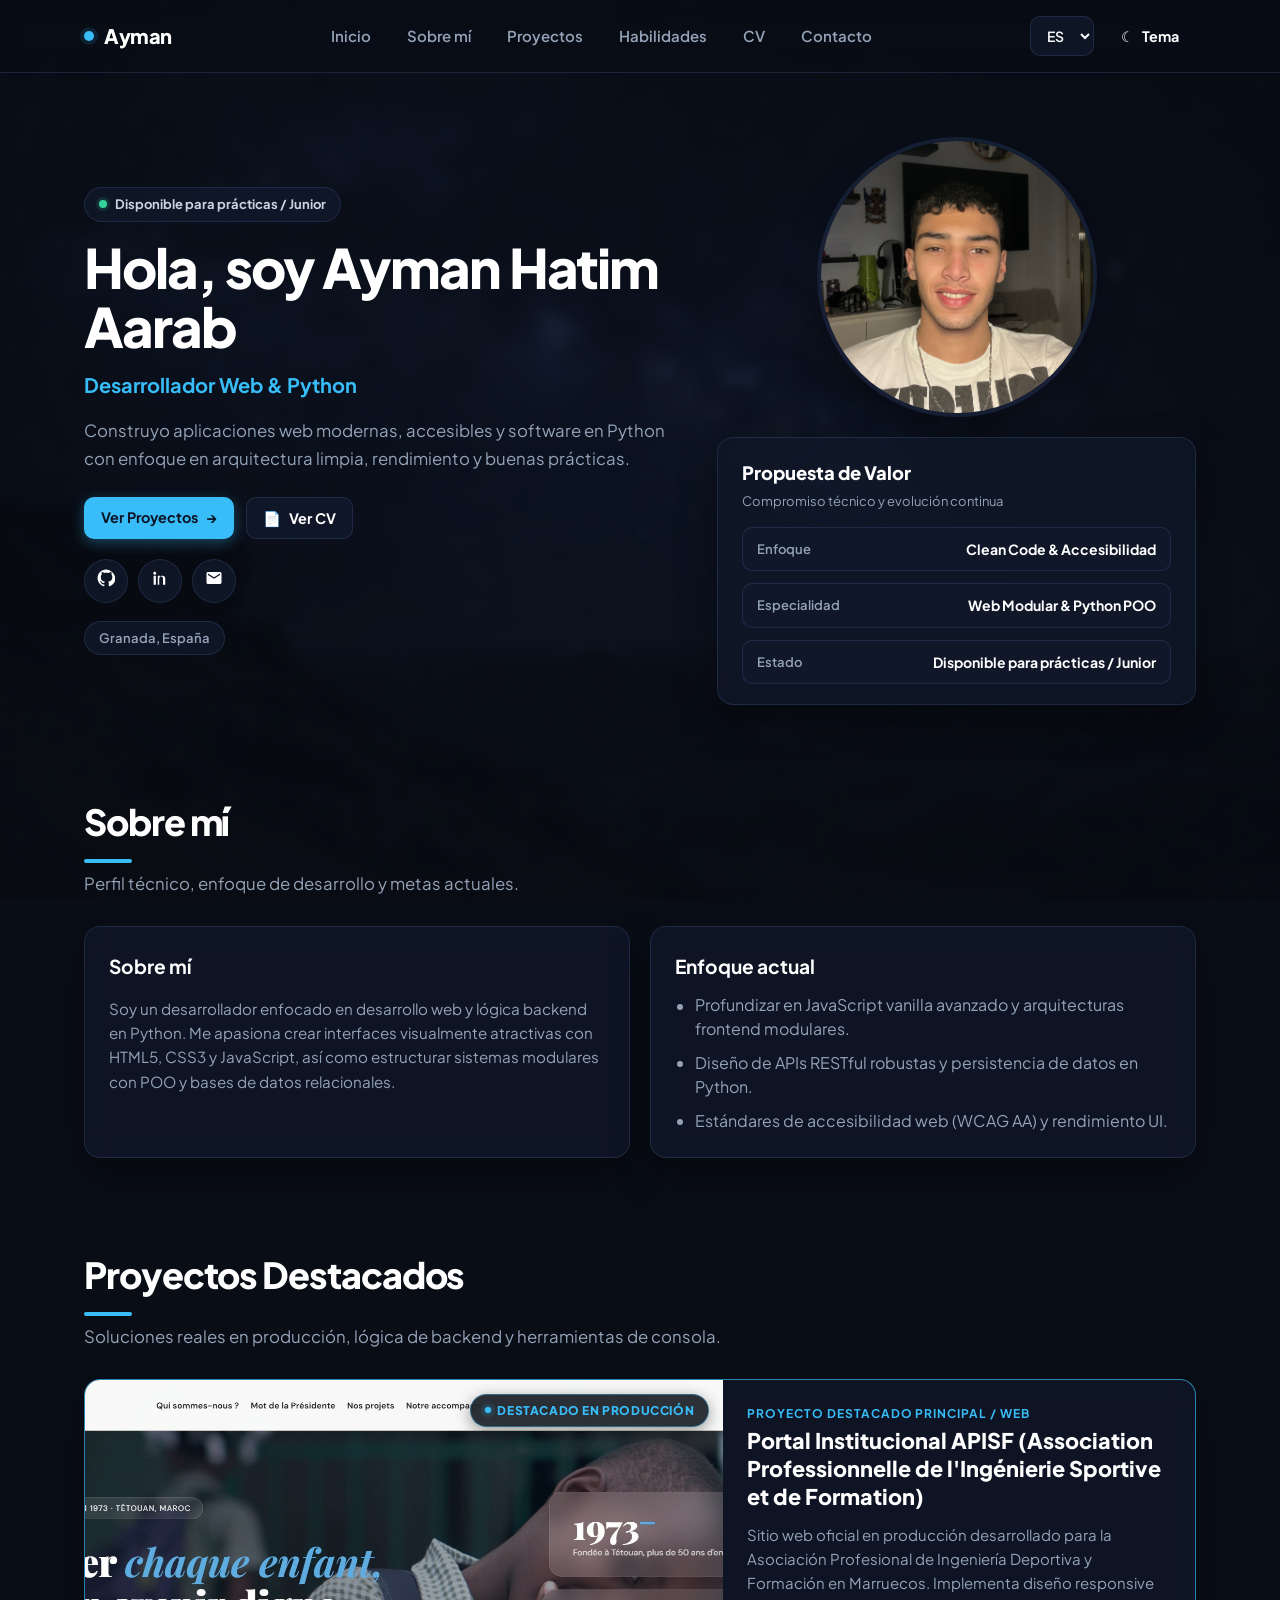
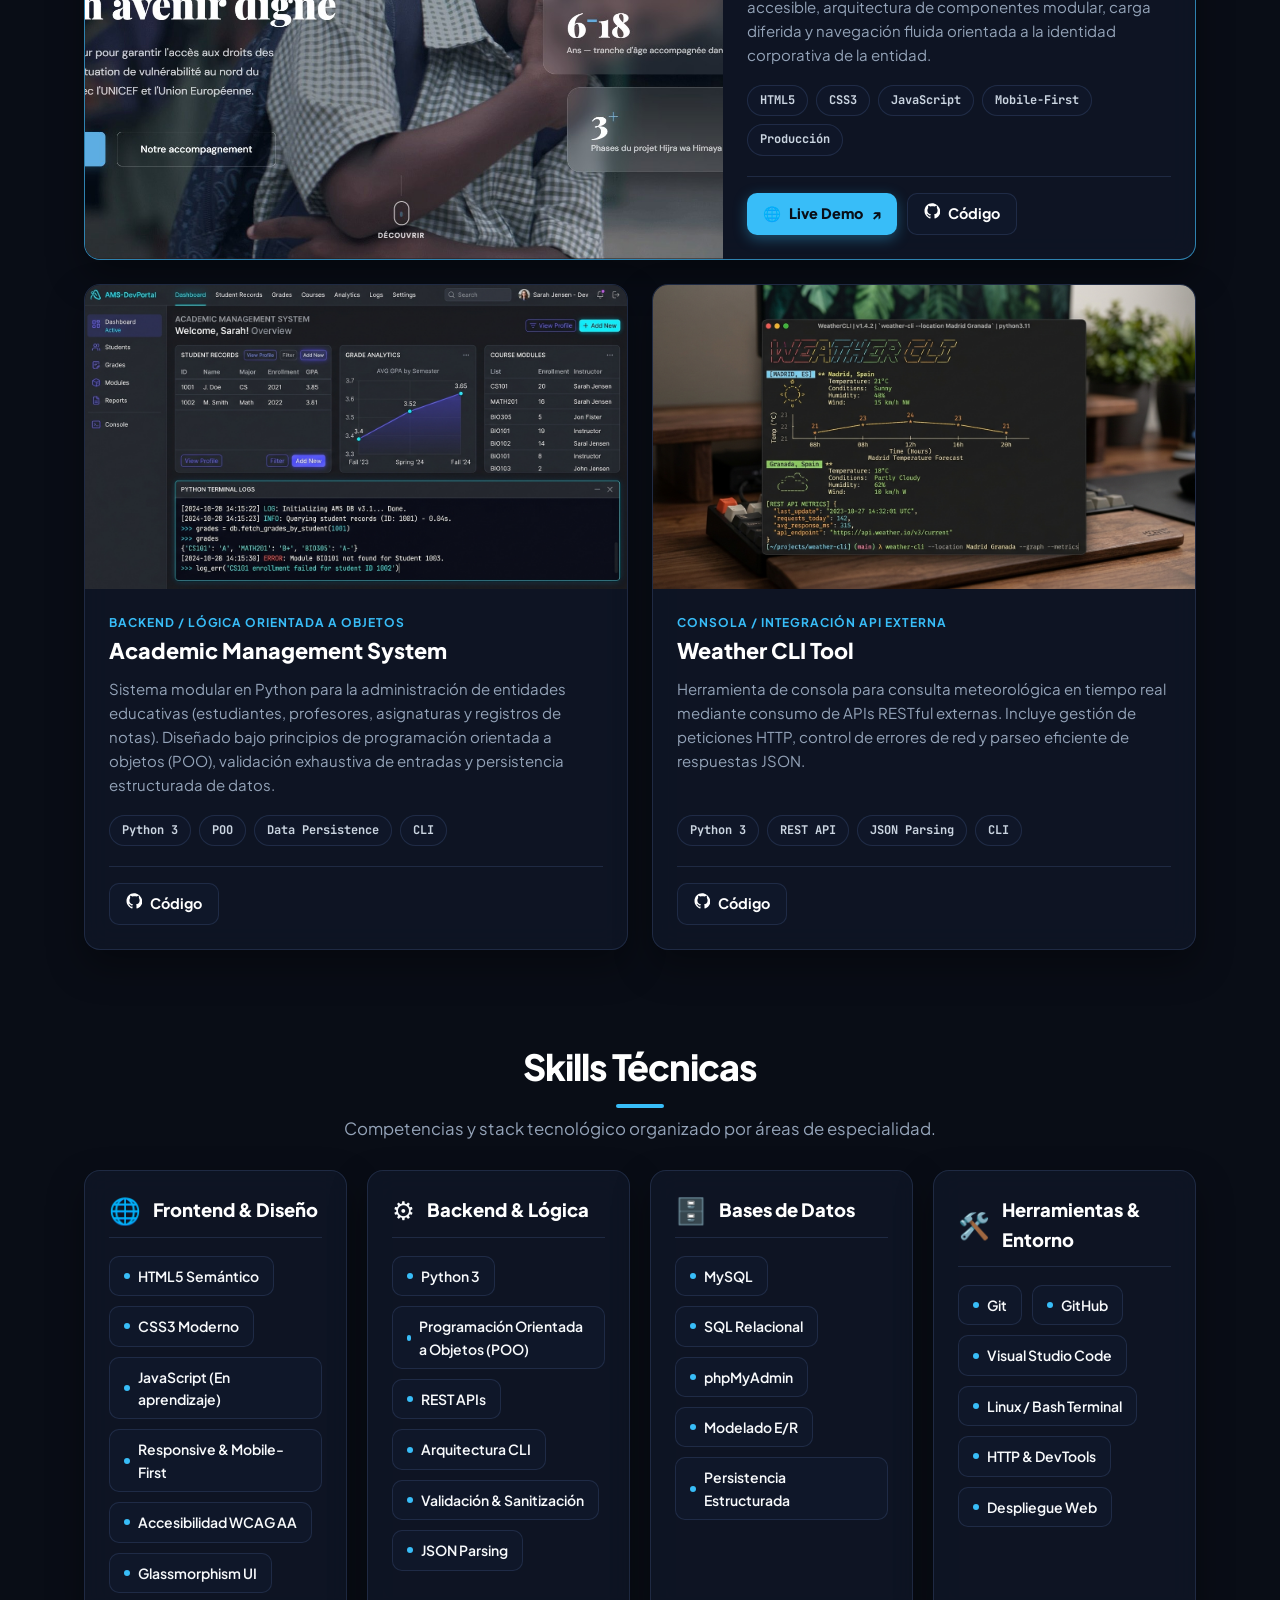
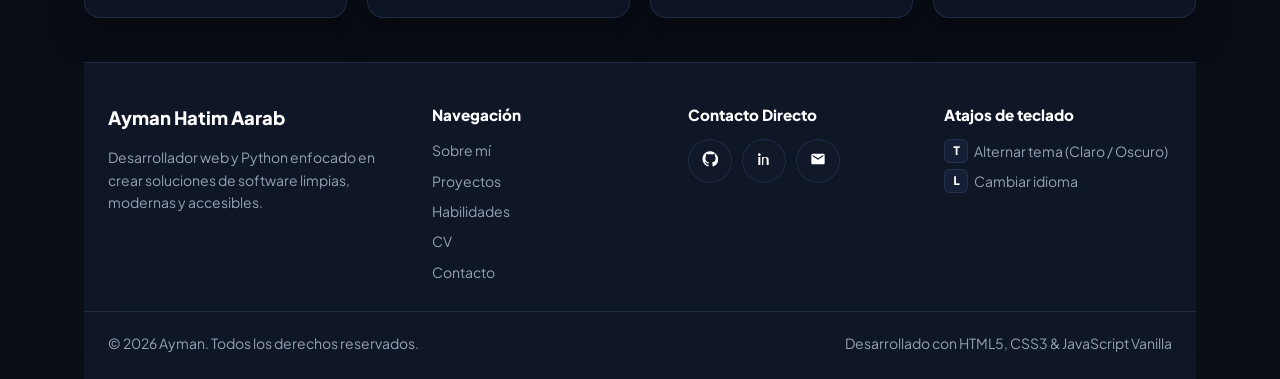
<file: index.html>
<!doctype html>
<html lang="es" data-theme="dark">
<head>
  <meta charset="utf-8" />
  <meta name="viewport" content="width=device-width, initial-scale=1" />
  <link rel="icon" href="assets/img/meico.ico" type="image/x-icon">
  <title>Ayman Hatim Aarab — Desarrollador Web & Python</title>
  <meta name="description" content="Portfolio profesional de Ayman Hatim Aarab: proyectos en producción, aplicaciones Python, arquitectura web limpia y diseño accesible." />
  
  <!-- Preconnect and fonts for refined typography -->
  <link rel="preconnect" href="https://fonts.googleapis.com">
  <link rel="preconnect" href="https://fonts.gstatic.com" crossorigin>
  <link href="https://fonts.googleapis.com/css2?family=Plus+Jakarta+Sans:wght@400;500;600;700;800&family=JetBrains+Mono:wght@400;500;700&display=swap" rel="stylesheet">
  
  <link rel="stylesheet" href="css/style.css" />
</head>

<body id="top">
  <!-- Skip to main content link for WCAG AA accessibility -->
  <a href="#main-content" class="skip-link">Saltar al contenido principal</a>

  <!-- Header -->
  <header class="header" role="banner">
    <div class="container header__inner">
      <a class="brand" href="index.html" aria-label="Ayman Hatim Aarab — Inicio">
        <span class="dot" aria-hidden="true"></span>
        <span class="brand__text" data-i18n="brand.name">Ayman</span>
      </a>

      <!-- Desktop nav -->
      <nav class="nav" aria-label="Navegación principal">
        <a href="#home" data-i18n="nav.home">Inicio</a>
        <a href="#about" data-i18n="nav.about">Sobre mí</a>
        <a href="#projects" data-i18n="nav.projects">Proyectos</a>
        <a href="#skills" data-i18n="nav.skills">Habilidades</a>
        <a href="cv.html" data-i18n="nav.resume">CV</a>
        <a href="contact.html" data-i18n="nav.contact">Contacto</a>
      </nav>

      <div class="controls">
        <label for="langSelect" class="sr-only">Seleccionar idioma</label>
        <select id="langSelect" class="select" aria-label="Seleccionar idioma">
          <option value="es">ES</option>
          <option value="en">EN</option>
          <option value="fr">FR</option>
        </select>

        <button id="themeToggle" class="btn btn--ghost theme-btn" type="button" aria-label="Alternar tema claro y oscuro">
          <span class="icon" aria-hidden="true">☾</span>
          <span class="hide-sm" data-i18n="ui.theme">Tema</span>
        </button>

        <!-- Mobile menu button -->
        <button id="menuToggle" class="btn btn--ghost menu" type="button" aria-label="Abrir menú de navegación" aria-expanded="false" aria-controls="mobileNav">☰</button>
      </div>
    </div>

    <!-- Mobile drawer -->
    <div id="navBackdrop" class="backdrop" hidden></div>
    <aside id="mobileNav" class="mobile-nav" hidden aria-label="Menú móvil">
      <div class="mobile-nav__top">
        <span class="mobile-nav__title" data-i18n="nav.menu">Menú</span>
        <button id="menuClose" class="btn btn--ghost" type="button" aria-label="Cerrar menú">✕</button>
      </div>
      <nav class="mobile-nav__links">
        <a href="#home" data-i18n="nav.home">Inicio</a>
        <a href="#about" data-i18n="nav.about">Sobre mí</a>
        <a href="#projects" data-i18n="nav.projects">Proyectos</a>
        <a href="#skills" data-i18n="nav.skills">Habilidades</a>
        <a href="cv.html" data-i18n="nav.resume">CV</a>
        <a href="contact.html" data-i18n="nav.contact">Contacto</a>
      </nav>
    </aside>
  </header>

  <main id="main-content" class="container">
    <!-- HERO SECTION -->
    <section class="hero" id="home" aria-labelledby="hero-title">
      <div class="hero__text">
        <div class="hero__status-badge">
          <span class="status-pulse" aria-hidden="true"></span>
          <span data-i18n="hero.status">Disponible para prácticas / Junior</span>
        </div>

        <h1 id="hero-title" class="title" data-i18n="hero.title">Hola, soy Ayman Hatim Aarab</h1>

        <p class="subline">
          <span class="role" data-i18n="hero.role">Desarrollador Web & Python</span>
        </p>

        <p class="lead" data-i18n="hero.lead">
          Construyo aplicaciones web modernas, accesibles y software en Python con enfoque en arquitectura limpia, rendimiento y buenas prácticas.
        </p>

        <div class="cta">
          <a class="btn btn--primary" href="#projects">
            <span data-i18n="hero.ctaWork">Ver Proyectos</span>
            <span class="arrow" aria-hidden="true">→</span>
          </a>
          <a class="btn btn--glass" id="btnResume" href="cv.html">
            <span class="ic" aria-hidden="true">📄</span>
            <span data-i18n="hero.ctaResume">Ver CV</span>
          </a>
        </div>

        <!-- Social icons row (GitHub, LinkedIn, Email) — Phone removed for privacy & spam protection -->
        <div class="social" aria-label="Canales de contacto y redes">
          <a class="iconbtn" id="btnGithub" target="_blank" rel="noopener noreferrer" aria-label="Visitar perfil de GitHub de Ayman">
            <span class="iconbtn__ic" aria-hidden="true">
              <svg viewBox="0 0 24 24" width="18" height="18" fill="currentColor">
                <path d="M12 .5C5.73.5.75 5.6.75 12c0 5.18 3.44 9.57 8.2 11.12.6.12.82-.27.82-.6 0-.3-.01-1.1-.02-2.16-3.34.75-4.04-1.65-4.04-1.65-.55-1.43-1.35-1.81-1.35-1.81-1.1-.78.08-.77.08-.77 1.22.09 1.86 1.29 1.86 1.29 1.08 1.9 2.83 1.35 3.52 1.03.11-.8.42-1.35.76-1.66-2.66-.31-5.46-1.36-5.46-6.07 0-1.34.46-2.44 1.22-3.3-.12-.31-.53-1.57.12-3.26 0 0 1-.33 3.3 1.26.96-.27 1.98-.41 3-.42 1.02.01 2.04.15 3 .42 2.3-1.59 3.3-1.26 3.3-1.26.65 1.69.24 2.95.12 3.26.76.86 1.22 1.96 1.22 3.3 0 4.72-2.8 5.76-5.47 6.07.43.38.81 1.14.81 2.29 0 1.65-.02 2.98-.02 3.39 0 .33.22.73.83.6 4.75-1.55 8.19-5.94 8.19-11.12C23.25 5.6 18.27.5 12 .5Z"/>
              </svg>
            </span>
          </a>

          <a class="iconbtn" id="btnLinkedin" target="_blank" rel="noopener noreferrer" aria-label="Visitar perfil de LinkedIn de Mohamed Aymane Hatim Aarab">
            <span class="iconbtn__ic" aria-hidden="true">
              <svg viewBox="0 0 24 24" width="18" height="18" fill="currentColor">
                <path d="M4.98 3.5C3.88 3.5 3 4.4 3 5.5S3.88 7.5 4.98 7.5 7 6.6 7 5.5 6.08 3.5 4.98 3.5ZM3.5 21h3V9h-3v12ZM9 9h2.88v1.64h.04c.4-.76 1.38-1.56 2.84-1.56C17.86 9 19 10.36 19 13.2V21h-3v-7c0-1.68-.03-3.84-2.34-3.84-2.34 0-2.7 1.83-2.7 3.72V21H9V9Z"/>
              </svg>
            </span>
          </a>

          <a class="iconbtn" id="btnEmail" aria-label="Enviar correo electrónico a Ayman">
            <span class="iconbtn__ic" aria-hidden="true">
              <svg viewBox="0 0 24 24" width="18" height="18" fill="currentColor">
                <path d="M20 4H4c-1.1 0-2 .9-2 2v12c0 1.1.9 2 2 2h16c1.1 0 2-.9 2-2V6c0-1.1-.9-2-2-2Zm0 4-8 5L4 8V6l8 5 8-5v2Z"/>
              </svg>
            </span>
          </a>
        </div>

        <div class="meta">
          <span class="pill" data-i18n="hero.location">Granada, España</span>
        </div>
      </div>

      <!-- Hero side: High visual value card without redundant text -->
      <div class="hero__side">
        <div class="hero__photo-wrapper">
          <div class="hero__photo" aria-label="Foto de perfil de Ayman Hatim Aarab">
            <img src="assets/img/me.jpg" alt="Retrato profesional de Ayman Hatim Aarab" width="360" height="360" loading="eager" />
          </div>
        </div>

        <div class="card hero__card">
          <div class="hero__card-header">
            <h2 class="card__title" data-i18n="hero.cardTitle">Propuesta de Valor</h2>
            <span class="hero__card-subtitle" data-i18n="hero.cardSubtitle">Compromiso técnico y evolución continua</span>
          </div>
          <div class="hero__stats-grid" id="heroStatsList">
            <!-- Dynamic stats rendered via app.js -->
          </div>
        </div>
      </div>
    </section>

    <!-- ABOUT SECTION -->
    <section class="section" id="about" aria-labelledby="about-title">
      <div class="section__head">
        <h2 id="about-title" class="section__title" data-i18n="about.title">Sobre mí</h2>
        <p class="muted section__subtitle" data-i18n="about.subtitle">Perfil técnico, enfoque de desarrollo y metas actuales.</p>
      </div>

      <div class="grid-2">
        <div class="card glass-card">
          <h3 class="h3" data-i18n="about.title">Sobre mí</h3>
          <p class="muted" data-i18n="about.body">
            Soy un desarrollador enfocado en desarrollo web y lógica backend en Python. Me apasiona crear interfaces visualmente atractivas con HTML5, CSS3 y JavaScript, así como estructurar sistemas modulares con POO y bases de datos relacionales.
          </p>
        </div>

        <div class="card glass-card">
          <h3 class="h3" data-i18n="about.nowTitle">Enfoque actual</h3>
          <ul class="bullets" id="nowList">
            <li data-i18n="about.now1">Profundizar en JavaScript vanilla avanzado y arquitecturas frontend modulares.</li>
            <li data-i18n="about.now2">Diseño de APIs RESTful robustas y persistencia de datos en Python.</li>
            <li data-i18n="about.now3">Estándares de accesibilidad web (WCAG AA) y rendimiento UI.</li>
          </ul>
        </div>
      </div>
    </section>

    <!-- PROJECTS SECTION -->
    <section class="section" id="projects" aria-labelledby="projects-title">
      <div class="section__head">
        <h2 id="projects-title" class="section__title" data-i18n="projects.title">Proyectos Destacados</h2>
        <p class="muted section__subtitle" data-i18n="projects.subtitle">Soluciones reales en producción, lógica de backend y herramientas de consola.</p>
      </div>

      <!-- Rendered dynamically by app.js with rich previews, badges, and action buttons -->
      <div class="projects-grid" id="projectsGrid"></div>
    </section>

    <!-- SKILLS SECTION: Simultaneous semantic blocks (Frontend, Backend, Databases, Tools) -->
    <section class="section" id="skills" aria-labelledby="skills-title">
      <div class="section__head section__head--center">
        <h2 id="skills-title" class="section__title" data-i18n="skills.title">Skills Técnicas</h2>
        <p class="muted section__subtitle" data-i18n="skills.subtitle">Competencias y stack tecnológico organizado por áreas de especialidad.</p>
      </div>

      <!-- Dynamic Simultaneous Grid without sparse tabs -->
      <div class="skills-grid" id="skillsGrid"></div>
    </section>

    <!-- FOOTER -->
    <footer class="footer2" role="contentinfo">
      <div class="container footer2__grid">
        <div class="footer2__col">
          <div class="footer2__brand" data-i18n="brand.fullname">Ayman Hatim Aarab</div>
          <p class="footer2__muted" data-i18n="footer.bio">
            Desarrollador web y Python enfocado en crear soluciones de software limpias, modernas y accesibles.
          </p>
        </div>

        <div class="footer2__col">
          <div class="footer2__title" data-i18n="footer.quick">Navegación</div>
          <div class="footer2__links">
            <a href="#about" data-i18n="nav.about">Sobre mí</a>
            <a href="#projects" data-i18n="nav.projects">Proyectos</a>
            <a href="#skills" data-i18n="nav.skills">Habilidades</a>
            <a href="cv.html" data-i18n="nav.resume">CV</a>
            <a href="contact.html" data-i18n="nav.contact">Contacto</a>
          </div>
        </div>

        <div class="footer2__col">
          <div class="footer2__title" data-i18n="footer.connect">Contacto Directo</div>
          <div class="footer2__icons">
            <a class="iconbtn" id="footerGithub" target="_blank" rel="noopener noreferrer" aria-label="GitHub">
              <span class="iconbtn__ic" aria-hidden="true">
                <svg viewBox="0 0 24 24" width="16" height="16" fill="currentColor">
                  <path d="M12 .5C5.73.5.75 5.6.75 12c0 5.18 3.44 9.57 8.2 11.12.6.12.82-.27.82-.6 0-.3-.01-1.1-.02-2.16-3.34.75-4.04-1.65-4.04-1.65-.55-1.43-1.35-1.81-1.35-1.81-1.1-.78.08-.77.08-.77 1.22.09 1.86 1.29 1.86 1.29 1.08 1.9 2.83 1.35 3.52 1.03.11-.8.42-1.35.76-1.66-2.66-.31-5.46-1.36-5.46-6.07 0-1.34.46-2.44 1.22-3.3-.12-.31-.53-1.57.12-3.26 0 0 1-.33 3.3 1.26.96-.27 1.98-.41 3-.42 1.02.01 2.04.15 3 .42 2.3-1.59 3.3-1.26 3.3-1.26.65 1.69.24 2.95.12 3.26.76.86 1.22 1.96 1.22 3.3 0 4.72-2.8 5.76-5.47 6.07.43.38.81 1.14.81 2.29 0 1.65-.02 2.98-.02 3.39 0 .33.22.73.83.6 4.75-1.55 8.19-5.94 8.19-11.12C23.25 5.6 18.27.5 12 .5Z"/>
                </svg>
              </span>
            </a>
            <a class="iconbtn" id="footerLinkedin" target="_blank" rel="noopener noreferrer" aria-label="LinkedIn">
              <span class="iconbtn__ic" aria-hidden="true">
                <svg viewBox="0 0 24 24" width="16" height="16" fill="currentColor">
                  <path d="M4.98 3.5C3.88 3.5 3 4.4 3 5.5S3.88 7.5 4.98 7.5 7 6.6 7 5.5 6.08 3.5 4.98 3.5ZM3.5 21h3V9h-3v12ZM9 9h2.88v1.64h.04c.4-.76 1.38-1.56 2.84-1.56C17.86 9 19 10.36 19 13.2V21h-3v-7c0-1.68-.03-3.84-2.34-3.84-2.34 0-2.7 1.83-2.7 3.72V21H9V9Z"/>
                </svg>
              </span>
            </a>
            <a class="iconbtn" id="footerEmail" aria-label="Correo electrónico">
              <span class="iconbtn__ic" aria-hidden="true">
                <svg viewBox="0 0 24 24" width="16" height="16" fill="currentColor">
                  <path d="M20 4H4c-1.1 0-2 .9-2 2v12c0 1.1.9 2 2 2h16c1.1 0 2-.9 2-2V6c0-1.1-.9-2-2-2Zm0 4-8 5L4 8V6l8 5 8-5v2Z"/>
                </svg>
              </span>
            </a>
          </div>
        </div>

        <div class="footer2__col">
          <div class="footer2__title" data-i18n="footer.shortcuts">Atajos</div>
          <div class="footer2__muted">
            <div class="shortcut-item"><span class="kbd">T</span> <span data-i18n="footer.shortTheme">Alternar tema</span></div>
            <div class="shortcut-item"><span class="kbd">L</span> <span data-i18n="footer.shortLang">Cambiar idioma</span></div>
          </div>
        </div>
      </div>

      <div class="container footer2__bottom">
        <span class="footer2__muted">© <span id="year"></span> <span data-i18n="brand.name">Ayman</span>. Todos los derechos reservados.</span>
        <span class="footer2__muted" data-i18n="footer.built">Desarrollado con HTML5, CSS3 & JavaScript Vanilla</span>
      </div>
    </footer>

    <!-- Scroll to top button -->
    <button id="toTop" class="totop" type="button" aria-label="Volver arriba">↑</button>
  </main>

  <script src="js/content.js"></script>
  <script src="js/app.js"></script>
</body>
</html>
</file>
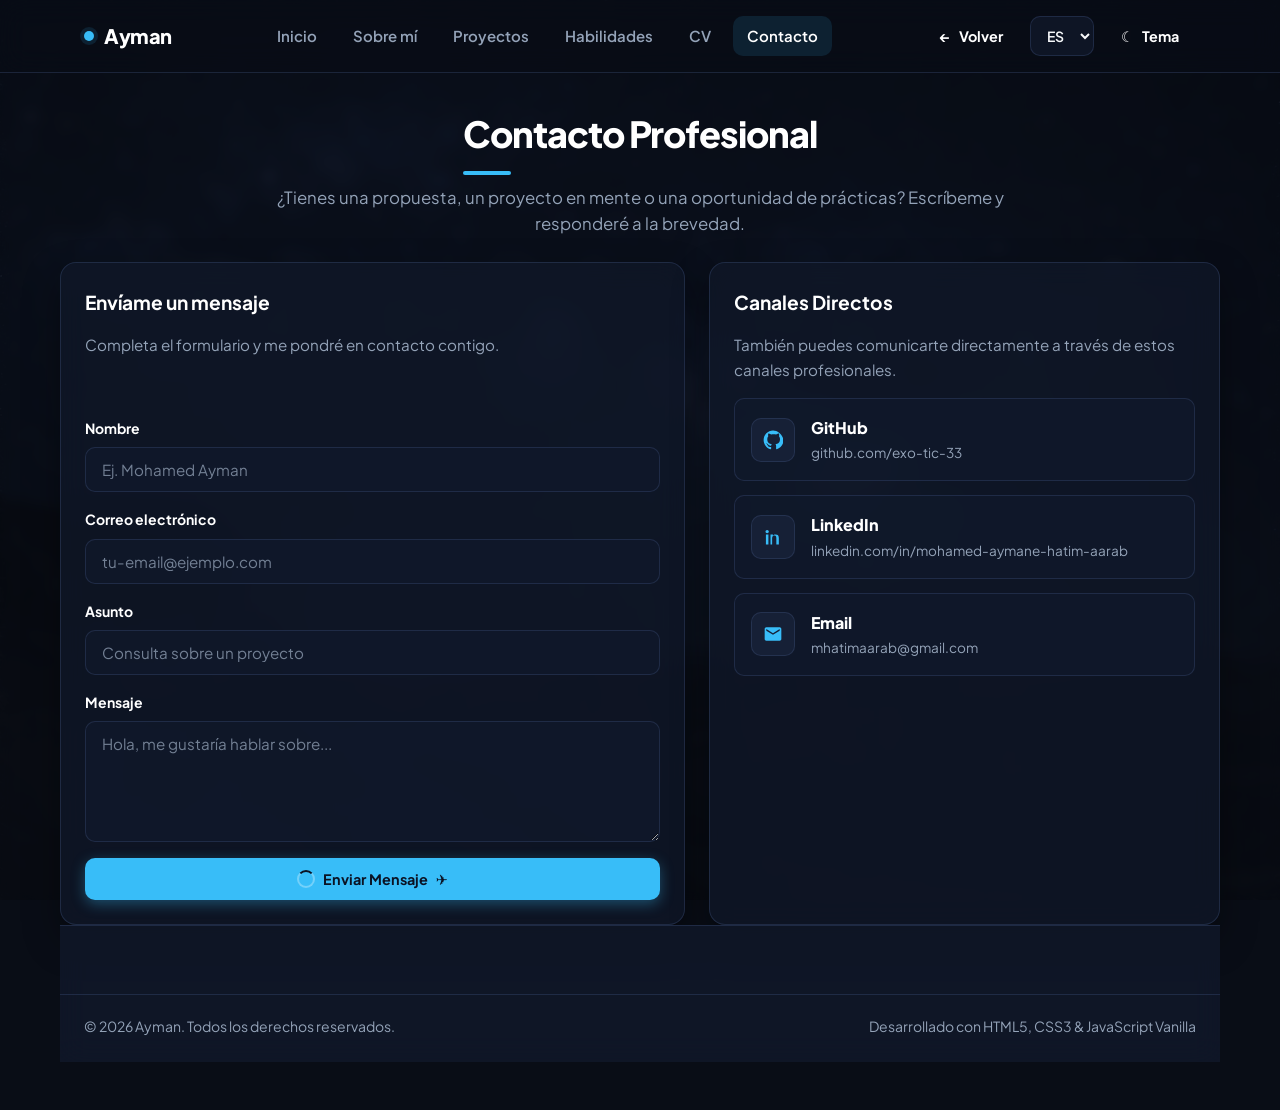
<file: contact.html>
<!doctype html>
<html lang="es" data-theme="dark">
<head>
  <meta charset="utf-8" />
  <meta name="viewport" content="width=device-width, initial-scale=1" />
  <link rel="icon" href="assets/img/meico.ico" type="image/x-icon">
  <title>Contacto — Ayman Hatim Aarab</title>
  <meta name="description" content="Formulario y canales de contacto directo para hablar con Ayman Hatim Aarab sobre proyectos web y oportunidades." />
  
  <link rel="preconnect" href="https://fonts.googleapis.com">
  <link rel="preconnect" href="https://fonts.gstatic.com" crossorigin>
  <link href="https://fonts.googleapis.com/css2?family=Plus+Jakarta+Sans:wght@400;500;600;700;800&family=JetBrains+Mono:wght@400;500;700&display=swap" rel="stylesheet">
  
  <link rel="stylesheet" href="css/style.css" />
</head>

<body>
  <a href="#main-content" class="skip-link">Saltar al contenido principal</a>

  <header class="header" role="banner">
    <div class="container header__inner">
      <a class="brand" href="index.html" aria-label="Ayman Hatim Aarab — Inicio">
        <span class="dot" aria-hidden="true"></span>
        <span class="brand__text" data-i18n="brand.name">Ayman</span>
      </a>

      <nav class="nav" aria-label="Navegación principal">
        <a href="index.html#home" data-i18n="nav.home">Inicio</a>
        <a href="index.html#about" data-i18n="nav.about">Sobre mí</a>
        <a href="index.html#projects" data-i18n="nav.projects">Proyectos</a>
        <a href="index.html#skills" data-i18n="nav.skills">Habilidades</a>
        <a href="cv.html" data-i18n="nav.resume">CV</a>
        <a href="contact.html" aria-current="page" data-i18n="nav.contact">Contacto</a>
      </nav>

      <div class="controls">
        <button id="backBtn" class="btn btn--ghost" type="button" aria-label="Volver a la página anterior">
          ← <span class="hide-sm" data-i18n="ui.back">Volver</span>
        </button>

        <label for="langSelect" class="sr-only">Seleccionar idioma</label>
        <select id="langSelect" class="select" aria-label="Seleccionar idioma">
          <option value="es">ES</option>
          <option value="en">EN</option>
          <option value="fr">FR</option>
        </select>

        <button id="themeToggle" class="btn btn--ghost theme-btn" type="button" aria-label="Alternar tema claro y oscuro">
          <span class="icon" aria-hidden="true">☾</span>
          <span class="hide-sm" data-i18n="ui.theme">Tema</span>
        </button>

        <button id="menuToggle" class="btn btn--ghost menu" type="button" aria-label="Abrir menú de navegación" aria-expanded="false" aria-controls="mobileNav">☰</button>
      </div>
    </div>

    <div id="navBackdrop" class="backdrop" hidden></div>
    <aside id="mobileNav" class="mobile-nav" hidden aria-label="Menú móvil">
      <div class="mobile-nav__top">
        <span class="mobile-nav__title" data-i18n="nav.menu">Menú</span>
        <button id="menuClose" class="btn btn--ghost" type="button" aria-label="Cerrar menú">✕</button>
      </div>
      <nav class="mobile-nav__links">
        <a href="index.html#home" data-i18n="nav.home">Inicio</a>
        <a href="index.html#about" data-i18n="nav.about">Sobre mí</a>
        <a href="index.html#projects" data-i18n="nav.projects">Proyectos</a>
        <a href="index.html#skills" data-i18n="nav.skills">Habilidades</a>
        <a href="cv.html" data-i18n="nav.resume">CV</a>
        <a href="contact.html" aria-current="page" data-i18n="nav.contact">Contacto</a>
      </nav>
    </aside>
  </header>

  <main id="main-content" class="container contactpage">
    <div class="contactpage__head">
      <h1 class="centerTitle section__title" data-i18n="contact.pageTitle">Contacto Profesional</h1>
      <p class="muted centerMuted section__subtitle" data-i18n="contact.pageSubtitle">
        ¿Tienes una propuesta, un proyecto en mente o una oportunidad de prácticas? Escríbeme y responderé a la brevedad.
      </p>
    </div>

    <div class="contactgrid">
      <!-- Asynchronous Form with full accessibility and visual feedback -->
      <section class="card glass-card formcard" aria-labelledby="form-heading">
        <h2 id="form-heading" class="h3" data-i18n="contact.formTitle">Envíame un mensaje</h2>
        <p class="muted" data-i18n="contact.formSubtitle">Completa el formulario y me pondré en contacto contigo.</p>

        <!-- Dynamic feedback alert for pending, success, and error states -->
        <div id="formFeedback" class="form-feedback" hidden role="alert" aria-live="polite"></div>

        <form id="contactForm" class="form" novalidate>
          <label class="label" for="contactName">
            <span data-i18n="contact.name">Nombre</span>
            <input class="input" id="contactName" name="name" type="text" placeholder="Ej. Mohamed Ayman" data-i18n-placeholder="contact.namePlaceholder" required autocomplete="name">
          </label>

          <label class="label" for="contactEmail">
            <span data-i18n="contact.email">Correo electrónico</span>
            <input class="input" id="contactEmail" name="email" type="email" placeholder="tu-email@ejemplo.com" data-i18n-placeholder="contact.emailPlaceholder" required autocomplete="email">
          </label>

          <label class="label" for="contactSubject">
            <span data-i18n="contact.subject">Asunto</span>
            <input class="input" id="contactSubject" name="subject" type="text" placeholder="Consulta sobre un proyecto" data-i18n-placeholder="contact.subjectPlaceholder" required>
          </label>

          <label class="label" for="contactMessage">
            <span data-i18n="contact.message">Mensaje</span>
            <textarea class="textarea" id="contactMessage" name="message" rows="5" placeholder="Hola, me gustaría hablar sobre..." data-i18n-placeholder="contact.messagePlaceholder" required></textarea>
          </label>

          <button id="submitBtn" class="btn btn--primary btn--wide" type="submit">
            <span class="btn__spinner" aria-hidden="true" hidden></span>
            <span class="btn__text" data-i18n="contact.send">Enviar Mensaje</span>
            <span class="arrow" aria-hidden="true">✈</span>
          </button>
        </form>
      </section>

      <!-- Direct Channels (Phone removed for privacy & spam protection) -->
      <section class="card glass-card connectcard" aria-labelledby="connect-heading">
        <h2 id="connect-heading" class="h3" data-i18n="contact.connectTitle">Canales Directos</h2>
        <p class="muted" data-i18n="contact.connectSubtitle">También puedes comunicarte directamente a través de estos canales profesionales.</p>

        <div class="connectlist">
          <a class="connectitem" id="cGithub" target="_blank" rel="noopener noreferrer" aria-label="Visitar GitHub">
            <div class="connectitem__ic" aria-hidden="true">
              <svg viewBox="0 0 24 24" width="20" height="20" fill="currentColor">
                <path d="M12 .5C5.73.5.75 5.6.75 12c0 5.18 3.44 9.57 8.2 11.12.6.12.82-.27.82-.6 0-.3-.01-1.1-.02-2.16-3.34.75-4.04-1.65-4.04-1.65-.55-1.43-1.35-1.81-1.35-1.81-1.1-.78.08-.77.08-.77 1.22.09 1.86 1.29 1.86 1.29 1.08 1.9 2.83 1.35 3.52 1.03.11-.8.42-1.35.76-1.66-2.66-.31-5.46-1.36-5.46-6.07 0-1.34.46-2.44 1.22-3.3-.12-.31-.53-1.57.12-3.26 0 0 1-.33 3.3 1.26.96-.27 1.98-.41 3-.42 1.02.01 2.04.15 3 .42 2.3-1.59 3.3-1.26 3.3-1.26.65 1.69.24 2.95.12 3.26.76.86 1.22 1.96 1.22 3.3 0 4.72-2.8 5.76-5.47 6.07.43.38.81 1.14.81 2.29 0 1.65-.02 2.98-.02 3.39 0 .33.22.73.83.6 4.75-1.55 8.19-5.94 8.19-11.12C23.25 5.6 18.27.5 12 .5Z"/>
              </svg>
            </div>
            <div>
              <div class="connectitem__title">GitHub</div>
              <div class="connectitem__muted" id="cGithubText">github.com/exo-tic-33</div>
            </div>
          </a>

          <a class="connectitem" id="cLinkedin" target="_blank" rel="noopener noreferrer" aria-label="Visitar LinkedIn">
            <div class="connectitem__ic" aria-hidden="true">
              <svg viewBox="0 0 24 24" width="20" height="20" fill="currentColor">
                <path d="M4.98 3.5C3.88 3.5 3 4.4 3 5.5S3.88 7.5 4.98 7.5 7 6.6 7 5.5 6.08 3.5 4.98 3.5ZM3.5 21h3V9h-3v12ZM9 9h2.88v1.64h.04c.4-.76 1.38-1.56 2.84-1.56C17.86 9 19 10.36 19 13.2V21h-3v-7c0-1.68-.03-3.84-2.34-3.84-2.34 0-2.7 1.83-2.7 3.72V21H9V9Z"/>
              </svg>
            </div>
            <div>
              <div class="connectitem__title">LinkedIn</div>
              <div class="connectitem__muted" id="cLinkedinText">linkedin.com/in/mohamed-aymane-hatim-aarab</div>
            </div>
          </a>

          <a class="connectitem" id="cEmail" aria-label="Copiar o enviar correo a mhatimaarab@gmail.com">
            <div class="connectitem__ic" aria-hidden="true">
              <svg viewBox="0 0 24 24" width="20" height="20" fill="currentColor">
                <path d="M20 4H4c-1.1 0-2 .9-2 2v12c0 1.1.9 2 2 2h16c1.1 0 2-.9 2-2V6c0-1.1-.9-2-2-2Zm0 4-8 5L4 8V6l8 5 8-5v2Z"/>
              </svg>
            </div>
            <div>
              <div class="connectitem__title">Email</div>
              <div class="connectitem__muted" id="cEmailText">mhatimaarab@gmail.com</div>
            </div>
          </a>
        </div>
      </section>
    </div>

    <footer class="footer2" role="contentinfo">
      <div class="container footer2__bottom">
        <span class="footer2__muted">© <span id="year"></span> <span data-i18n="brand.name">Ayman</span>. Todos los derechos reservados.</span>
        <span class="footer2__muted" data-i18n="footer.built">Desarrollado con HTML5, CSS3 & JavaScript Vanilla</span>
      </div>
    </footer>
  </main>

  <script src="js/content.js"></script>
  <script src="js/app.js"></script>
</body>
</html>
</file>
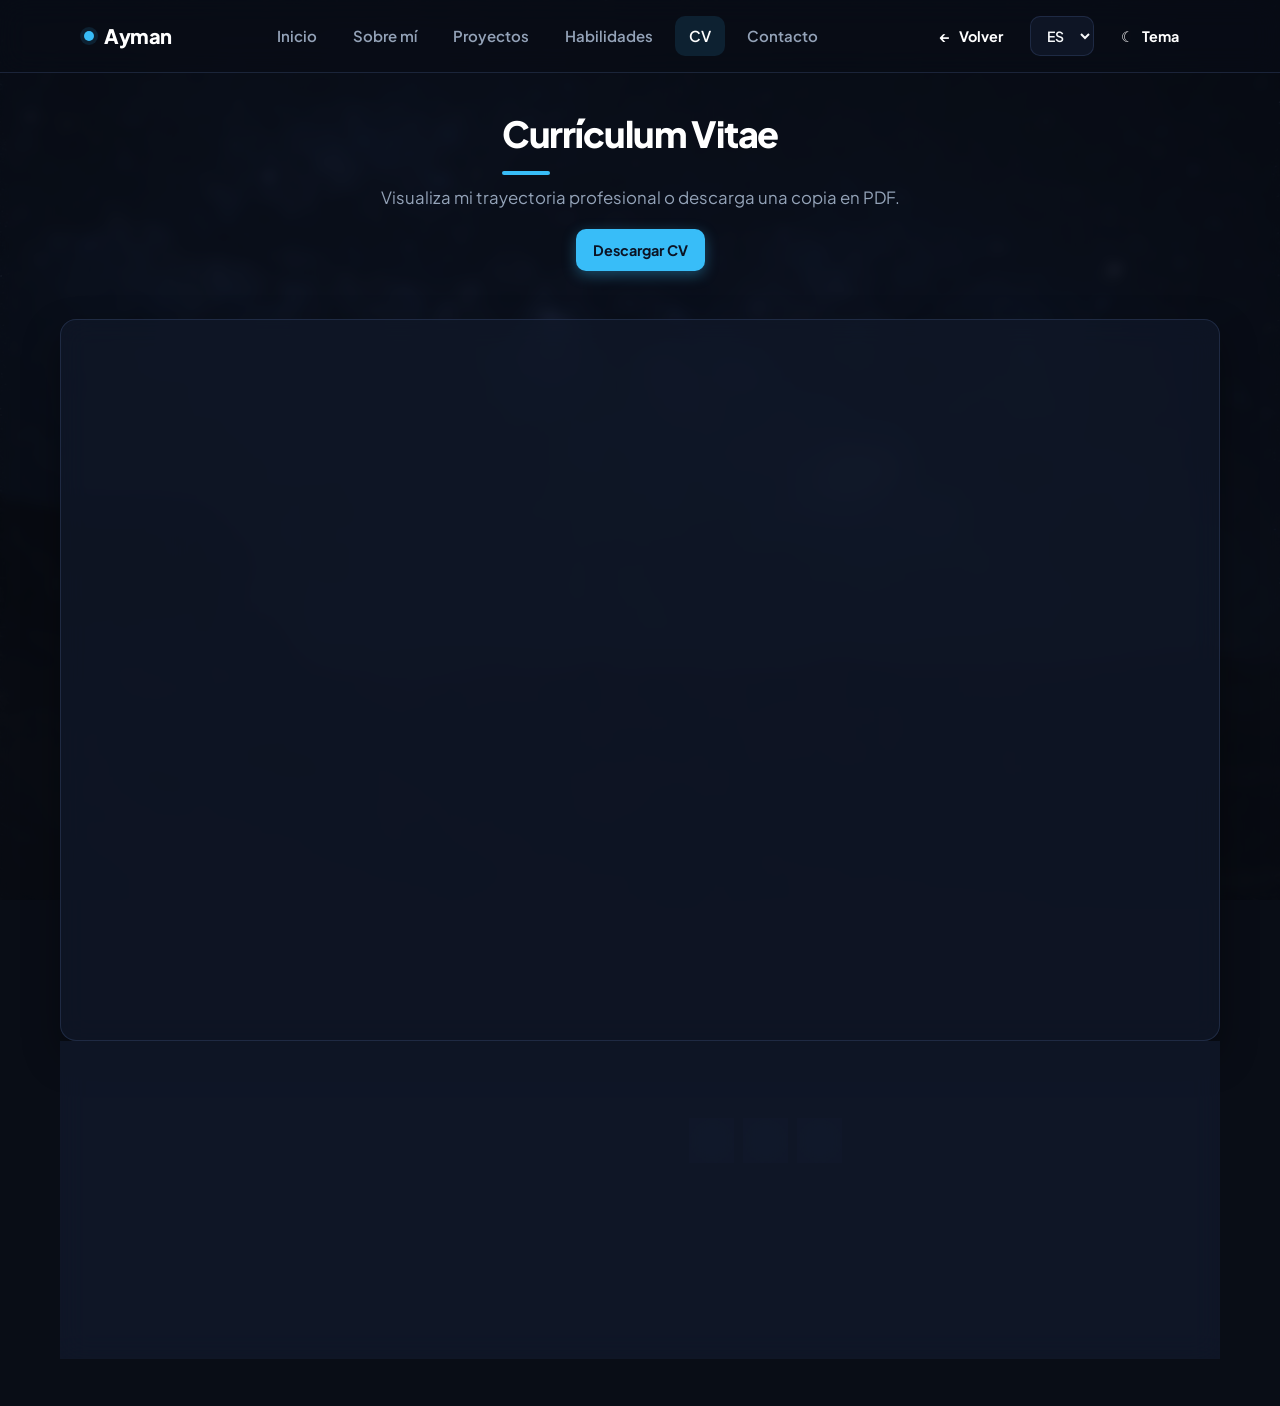
<file: cv.html>
<!doctype html>
<html lang="es" data-theme="dark">
<head>
  <meta charset="utf-8" />
  <meta name="viewport" content="width=device-width, initial-scale=1" />
  <link rel="icon" href="assets/img/meico.ico" type="image/x-icon">
  <title>Currículum Vitae — Ayman Hatim Aarab</title>
  <meta name="description" content="Currículum Vitae de Ayman Hatim Aarab. Formación, competencias técnicas y proyectos de desarrollo de software." />
  
  <link rel="preconnect" href="https://fonts.googleapis.com">
  <link rel="preconnect" href="https://fonts.gstatic.com" crossorigin>
  <link href="https://fonts.googleapis.com/css2?family=Plus+Jakarta+Sans:wght@400;500;600;700;800&family=JetBrains+Mono:wght@400;500;700&display=swap" rel="stylesheet">
  
  <link rel="stylesheet" href="css/style.css" />
</head>

<body>
  <a href="#main-content" class="skip-link">Saltar al contenido principal</a>

  <header class="header" role="banner">
    <div class="container header__inner">
      <a class="brand" href="index.html" aria-label="Ayman Hatim Aarab — Inicio">
        <span class="dot" aria-hidden="true"></span>
        <span class="brand__text" data-i18n="brand.name">Ayman</span>
      </a>

      <nav class="nav" aria-label="Navegación principal">
        <a href="index.html#home" data-i18n="nav.home">Inicio</a>
        <a href="index.html#about" data-i18n="nav.about">Sobre mí</a>
        <a href="index.html#projects" data-i18n="nav.projects">Proyectos</a>
        <a href="index.html#skills" data-i18n="nav.skills">Habilidades</a>
        <a href="cv.html" aria-current="page" data-i18n="nav.resume">CV</a>
        <a href="contact.html" data-i18n="nav.contact">Contacto</a>
      </nav>

      <div class="controls">
        <button id="backBtn" class="btn btn--ghost" type="button" aria-label="Volver a la página anterior">
          ← <span class="hide-sm" data-i18n="ui.back">Volver</span>
        </button>

        <label for="langSelect" class="sr-only">Seleccionar idioma</label>
        <select id="langSelect" class="select" aria-label="Seleccionar idioma">
          <option value="es">ES</option>
          <option value="en">EN</option>
          <option value="fr">FR</option>
        </select>

        <button id="themeToggle" class="btn btn--ghost theme-btn" type="button" aria-label="Alternar tema claro y oscuro">
          <span class="icon" aria-hidden="true">☾</span>
          <span class="hide-sm" data-i18n="ui.theme">Tema</span>
        </button>

        <button id="menuToggle" class="btn btn--ghost menu" type="button" aria-label="Abrir menú de navegación" aria-expanded="false" aria-controls="mobileNav">☰</button>
      </div>
    </div>

    <div id="navBackdrop" class="backdrop" hidden></div>
    <aside id="mobileNav" class="mobile-nav" hidden aria-label="Menú móvil">
      <div class="mobile-nav__top">
        <span class="mobile-nav__title" data-i18n="nav.menu">Menú</span>
        <button id="menuClose" class="btn btn--ghost" type="button" aria-label="Cerrar menú">✕</button>
      </div>
      <nav class="mobile-nav__links">
        <a href="index.html#home" data-i18n="nav.home">Inicio</a>
        <a href="index.html#about" data-i18n="nav.about">Sobre mí</a>
        <a href="index.html#projects" data-i18n="nav.projects">Proyectos</a>
        <a href="index.html#skills" data-i18n="nav.skills">Habilidades</a>
        <a href="cv.html" data-i18n="nav.resume">CV</a>
        <a href="contact.html" data-i18n="nav.contact">Contacto</a>
      </nav>
    </aside>
  </header>

  <main id="main-content" class="container cv-wrap">
    <div class="contactpage__head">
      <h1 class="centerTitle section__title" data-i18n="cv.title">Currículum Vitae</h1>
      <p class="muted centerMuted section__subtitle" data-i18n="cv.subtitle">Visualiza mi trayectoria profesional o descarga una copia en PDF.</p>

      <div class="cv-actions">
        <a class="btn btn--primary" href="./assets/CV.pdf" download="CV-Ayman-Hatim-Aarab.pdf" data-i18n="cv.download">
          <span class="ic" aria-hidden="true">⬇</span>
          <span>Descargar CV (PDF)</span>
        </a>
      </div>
    </div>

    <div class="cv-frame card glass-card">
      <iframe class="cv-iframe" src="./assets/CV.pdf" title="Visor de PDF de Currículum Vitae de Ayman Hatim Aarab"></iframe>
    </div>

    <footer class="footer2" role="contentinfo">
      <div class="container footer2__grid">
        <div class="footer2__col">
          <div class="footer2__brand" data-i18n="brand.fullname">Ayman Hatim Aarab</div>
          <p class="footer2__muted" data-i18n="footer.bio">
            Desarrollador web y Python enfocado en crear soluciones de software limpias, modernas y accesibles.
          </p>
        </div>

        <div class="footer2__col">
          <div class="footer2__title" data-i18n="footer.quick">Navegación</div>
          <div class="footer2__links">
            <a href="index.html#about" data-i18n="nav.about">Sobre mí</a>
            <a href="index.html#projects" data-i18n="nav.projects">Proyectos</a>
            <a href="index.html#skills" data-i18n="nav.skills">Habilidades</a>
            <a href="cv.html" data-i18n="nav.resume">CV</a>
            <a href="contact.html" data-i18n="nav.contact">Contacto</a>
          </div>
        </div>

        <div class="footer2__col">
          <div class="footer2__title" data-i18n="footer.connect">Contacto Directo</div>
          <div class="footer2__icons">
            <a class="iconbtn" id="footerGithub" target="_blank" rel="noopener noreferrer" aria-label="GitHub">
              <span class="iconbtn__ic" aria-hidden="true">
                <svg viewBox="0 0 24 24" width="16" height="16" fill="currentColor">
                  <path d="M12 .5C5.73.5.75 5.6.75 12c0 5.18 3.44 9.57 8.2 11.12.6.12.82-.27.82-.6 0-.3-.01-1.1-.02-2.16-3.34.75-4.04-1.65-4.04-1.65-.55-1.43-1.35-1.81-1.35-1.81-1.1-.78.08-.77.08-.77 1.22.09 1.86 1.29 1.86 1.29 1.08 1.9 2.83 1.35 3.52 1.03.11-.8.42-1.35.76-1.66-2.66-.31-5.46-1.36-5.46-6.07 0-1.34.46-2.44 1.22-3.3-.12-.31-.53-1.57.12-3.26 0 0 1-.33 3.3 1.26.96-.27 1.98-.41 3-.42 1.02.01 2.04.15 3 .42 2.3-1.59 3.3-1.26 3.3-1.26.65 1.69.24 2.95.12 3.26.76.86 1.22 1.96 1.22 3.3 0 4.72-2.8 5.76-5.47 6.07.43.38.81 1.14.81 2.29 0 1.65-.02 2.98-.02 3.39 0 .33.22.73.83.6 4.75-1.55 8.19-5.94 8.19-11.12C23.25 5.6 18.27.5 12 .5Z"/>
                </svg>
              </span>
            </a>
            <a class="iconbtn" id="footerLinkedin" target="_blank" rel="noopener noreferrer" aria-label="LinkedIn">
              <span class="iconbtn__ic" aria-hidden="true">
                <svg viewBox="0 0 24 24" width="16" height="16" fill="currentColor">
                  <path d="M4.98 3.5C3.88 3.5 3 4.4 3 5.5S3.88 7.5 4.98 7.5 7 6.6 7 5.5 6.08 3.5 4.98 3.5ZM3.5 21h3V9h-3v12ZM9 9h2.88v1.64h.04c.4-.76 1.38-1.56 2.84-1.56C17.86 9 19 10.36 19 13.2V21h-3v-7c0-1.68-.03-3.84-2.34-3.84-2.34 0-2.7 1.83-2.7 3.72V21H9V9Z"/>
                </svg>
              </span>
            </a>
            <a class="iconbtn" id="footerEmail" aria-label="Correo electrónico">
              <span class="iconbtn__ic" aria-hidden="true">
                <svg viewBox="0 0 24 24" width="16" height="16" fill="currentColor">
                  <path d="M20 4H4c-1.1 0-2 .9-2 2v12c0 1.1.9 2 2 2h16c1.1 0 2-.9 2-2V6c0-1.1-.9-2-2-2Zm0 4-8 5L4 8V6l8 5 8-5v2Z"/>
                </svg>
              </span>
            </a>
          </div>
        </div>

        <div class="footer2__col">
          <div class="footer2__title" data-i18n="footer.shortcuts">Atajos</div>
          <div class="footer2__muted">
            <div class="shortcut-item"><span class="kbd">T</span> <span data-i18n="footer.shortTheme">Alternar tema</span></div>
            <div class="shortcut-item"><span class="kbd">L</span> <span data-i18n="footer.shortLang">Cambiar idioma</span></div>
          </div>
        </div>
      </div>

      <div class="container footer2__bottom">
        <span class="footer2__muted">© <span id="year"></span> <span data-i18n="brand.name">Ayman</span>. Todos los derechos reservados.</span>
        <span class="footer2__muted" data-i18n="footer.built">Desarrollado con HTML5, CSS3 & JavaScript Vanilla</span>
      </div>
    </footer>

    <button id="toTop" class="totop" type="button" aria-label="Volver arriba">↑</button>
  </main>

  <script src="js/content.js"></script>
  <script src="js/app.js"></script>
</body>
</html>
</file>
<file: css/style.css>
/* ==========================================================================
   MAHA PORTFOLIO - DESIGN SYSTEM & ADAPTIVE GLASSMORPHISM
   Architecture: Clean CSS3 variables, WCAG AA contrast, fluid responsiveness
   ========================================================================== */

:root {
  /* Color Tokens - Dark Mode (Default) */
  --bg: #090d16;
  --bg-gradient: radial-gradient(circle at 15% 15%, rgba(56, 189, 248, 0.08), transparent 35%),
                 radial-gradient(circle at 85% 75%, rgba(129, 140, 248, 0.06), transparent 40%);
  --bg-image: url("../assets/bg/night.png");
  --bg-overlay: rgba(9, 13, 22, 0.72);

  /* Surface & Glassmorphism */
  --surface: rgba(18, 26, 44, 0.76);
  --surface-hover: rgba(26, 38, 64, 0.85);
  --surface-card: rgba(16, 24, 40, 0.78);
  --surface-elevated: rgba(24, 34, 56, 0.90);
  --border: rgba(65, 85, 126, 0.35);
  --border-focus: #38bdf8;
  --border-accent: rgba(56, 189, 248, 0.5);

  /* Text & Hierarchy (WCAG AAA/AA compliant) */
  --text: #f8fafc;
  --text-heading: #ffffff;
  --muted: #94a3b8;
  --muted-light: #cbd5e1;

  /* Accents & Brand */
  --accent: #38bdf8;
  --accent-rgb: 56, 189, 248;
  --accent-hover: #0ea5e9;
  --accent-subtle: rgba(56, 189, 248, 0.12);
  --success: #34d399;
  --success-bg: rgba(52, 211, 153, 0.14);
  --error: #f87171;
  --error-bg: rgba(248, 113, 113, 0.14);

  /* Geometry & Glass */
  --radius: 16px;
  --radius-sm: 10px;
  --radius-lg: 24px;
  --radius-full: 9999px;
  --blur: blur(14px);
  --shadow: 0 16px 36px rgba(0, 0, 0, 0.35);
  --shadow-hover: 0 20px 45px rgba(0, 0, 0, 0.5);
  --header-bg: rgba(9, 13, 22, 0.75);

  /* Typography */
  --font-sans: 'Plus Jakarta Sans', system-ui, -apple-system, Segoe UI, Roboto, sans-serif;
  --font-mono: 'JetBrains Mono', monospace;
}

/* ==========================================================================
   Light Mode: High-Contrast & Adaptive Isolation
   Addresses the legibility issue over mountain background image
   ========================================================================== */
html[data-theme="light"] {
  --bg: #f8fafc;
  --bg-gradient: radial-gradient(circle at 10% 20%, rgba(14, 165, 233, 0.05), transparent 40%),
                 radial-gradient(circle at 90% 80%, rgba(99, 102, 241, 0.04), transparent 45%);
  --bg-image: url("../assets/bg/day.png");

  /* Scrim overlay isolates background so mountain image doesn't clash with text */
  --bg-overlay: rgba(248, 250, 252, 0.88);

  /* Opaque & Crisp Glass Surfaces */
  --surface: rgba(255, 255, 255, 0.90);
  --surface-hover: rgba(255, 255, 255, 0.98);
  --surface-card: rgba(255, 255, 255, 0.92);
  --surface-elevated: #ffffff;
  --border: rgba(203, 213, 225, 0.85);
  --border-focus: #0284c7;
  --border-accent: rgba(2, 132, 199, 0.45);

  /* High contrast text (WCAG AAA > 10:1) */
  --text: #0f172a;
  --text-heading: #090e17;
  --muted: #334155;
  --muted-light: #475569;

  --accent: #0284c7;
  --accent-rgb: 2, 132, 199;
  --accent-hover: #0369a1;
  --accent-subtle: rgba(2, 132, 199, 0.10);
  --success: #059669;
  --success-bg: rgba(5, 150, 105, 0.12);
  --error: #dc2626;
  --error-bg: rgba(220, 38, 38, 0.12);

  --shadow: 0 10px 25px -5px rgba(15, 23, 42, 0.08), 0 8px 10px -6px rgba(15, 23, 42, 0.04);
  --shadow-hover: 0 20px 30px -10px rgba(15, 23, 42, 0.14);
  --header-bg: rgba(255, 255, 255, 0.85);
}

/* Base reset */
*, *::before, *::after {
  box-sizing: border-box;
}

html {
  scroll-behavior: smooth;
  font-size: 16px;
}

body {
  margin: 0;
  font-family: var(--font-sans);
  color: var(--text);
  background: var(--bg);
  line-height: 1.6;
  min-height: 100vh;
  display: flex;
  flex-direction: column;
  -webkit-font-smoothing: antialiased;
  -moz-osx-font-smoothing: grayscale;
}

/* Background wallpaper with fixed hardware accelerated layer */
body::before {
  content: "";
  position: fixed;
  inset: 0;
  z-index: -2;
  background-image: var(--bg-image);
  background-size: cover;
  background-position: center;
  background-repeat: no-repeat;
  filter: saturate(1.08);
  pointer-events: none;
}

body::after {
  content: "";
  position: fixed;
  inset: 0;
  z-index: -1;
  background: var(--bg-overlay);
  backdrop-filter: blur(6px);
  -webkit-backdrop-filter: blur(6px);
  pointer-events: none;
}

/* Accessibility: Skip link */
.skip-link {
  position: absolute;
  top: -100px;
  left: 20px;
  background: var(--accent);
  color: #0b0f19;
  font-weight: 700;
  padding: 12px 18px;
  border-radius: var(--radius-sm);
  z-index: 1000;
  transition: top 0.2s ease;
  text-decoration: none;
}
.skip-link:focus {
  top: 20px;
  outline: 3px solid #ffffff;
}

/* Screen readers only utility */
.sr-only {
  position: absolute;
  width: 1px;
  height: 1px;
  padding: 0;
  margin: -1px;
  overflow: hidden;
  clip: rect(0, 0, 0, 0);
  white-space: nowrap;
  border-width: 0;
}

a {
  color: inherit;
  text-decoration: none;
}

img {
  max-width: 100%;
  display: block;
}

main {
  flex: 1;
}

.container {
  max-width: 1160px;
  margin: 0 auto;
  padding: 0 24px;
}

/* ==========================================================================
   HEADER & NAVIGATION
   ========================================================================== */
.header {
  position: sticky;
  top: 0;
  z-index: 90;
  backdrop-filter: var(--blur);
  -webkit-backdrop-filter: var(--blur);
  background: var(--header-bg);
  border-bottom: 1px solid var(--border);
  transition: transform 0.26s ease;
}

.header.is-hidden {
  transform: translateY(-110%);
}

.header__inner {
  height: 72px;
  display: flex;
  align-items: center;
  justify-content: space-between;
  gap: 16px;
}

.brand {
  display: inline-flex;
  align-items: center;
  gap: 10px;
  font-weight: 800;
  font-size: 1.25rem;
  letter-spacing: -0.02em;
  color: var(--text-heading);
}

.dot {
  width: 10px;
  height: 10px;
  border-radius: var(--radius-full);
  background: var(--accent);
  box-shadow: 0 0 0 4px var(--accent-subtle);
}

.nav {
  display: none;
  align-items: center;
  gap: 8px;
}

.nav a {
  padding: 8px 14px;
  border-radius: var(--radius-sm);
  font-size: 0.938rem;
  font-weight: 600;
  color: var(--muted);
  transition: all 0.2s ease;
}

.nav a:hover,
.nav a[aria-current="page"] {
  color: var(--text-heading);
  background: var(--accent-subtle);
}

.controls {
  display: flex;
  align-items: center;
  gap: 10px;
}

.select {
  height: 40px;
  padding: 0 12px;
  border-radius: var(--radius-sm);
  border: 1px solid var(--border);
  background: var(--surface);
  color: var(--text);
  font-family: inherit;
  font-size: 0.875rem;
  font-weight: 600;
  cursor: pointer;
  outline: none;
  transition: border-color 0.2s ease;
}
.select:focus-visible {
  border-color: var(--border-focus);
}

/* ==========================================================================
   BUTTONS & BADGES
   ========================================================================== */
.btn {
  display: inline-flex;
  align-items: center;
  justify-content: center;
  gap: 8px;
  min-height: 42px;
  padding: 0 16px;
  border-radius: var(--radius-sm);
  border: 1px solid var(--border);
  background: var(--surface);
  color: var(--text-heading);
  font-family: inherit;
  font-size: 0.9rem;
  font-weight: 700;
  cursor: pointer;
  transition: all 0.2s cubic-bezier(0.16, 1, 0.3, 1);
  text-decoration: none;
}

.btn:hover {
  transform: translateY(-2px);
  box-shadow: var(--shadow);
  border-color: var(--border-accent);
}

.btn:focus-visible {
  outline: 3px solid var(--accent);
  outline-offset: 2px;
}

.btn--primary {
  background: var(--accent);
  border-color: transparent;
  color: #0b1324;
  box-shadow: 0 4px 14px rgba(var(--accent-rgb), 0.35);
}
.btn--primary:hover {
  background: var(--accent-hover);
  color: #ffffff;
}

.btn--outline {
  background: transparent;
  border-color: var(--border);
  color: var(--text);
}
.btn--outline:hover {
  background: var(--surface-hover);
  border-color: var(--border-accent);
}

.btn--ghost {
  background: transparent;
  border-color: transparent;
}
.btn--ghost:hover {
  background: var(--surface);
  border-color: var(--border);
}

.btn--glass {
  background: var(--surface);
  backdrop-filter: var(--blur);
  -webkit-backdrop-filter: var(--blur);
}

.btn--sm {
  min-height: 34px;
  padding: 0 12px;
  font-size: 0.8125rem;
}

.btn--wide {
  width: 100%;
}

.btn:disabled {
  opacity: 0.65;
  cursor: not-allowed;
  transform: none !important;
}

.menu {
  display: inline-flex;
  font-size: 1.25rem;
  padding: 0 10px;
}

.hide-sm {
  display: none;
}

/* ==========================================================================
   CARDS & GLASSMORPHISM
   ========================================================================== */
.card,
.glass-card {
  background: var(--surface-card);
  border: 1px solid var(--border);
  border-radius: var(--radius);
  backdrop-filter: var(--blur);
  -webkit-backdrop-filter: var(--blur);
  padding: 24px;
  box-shadow: var(--shadow);
  transition: transform 0.25s ease, border-color 0.25s ease, box-shadow 0.25s ease;
}

.glass-card:hover {
  border-color: var(--border-accent);
}

.muted {
  color: var(--muted);
  font-size: 0.95rem;
}

/* Section Header Isolation: Guarantees readability on light & dark themes */
.section {
  padding: 44px 0;
}

.section__head {
  margin-bottom: 28px;
  display: flex;
  flex-direction: column;
  gap: 8px;
}

.section__head--center {
  align-items: center;
  text-align: center;
}

.section__title {
  margin: 0;
  font-size: 2.25rem;
  font-weight: 800;
  letter-spacing: -0.03em;
  color: var(--text-heading);
  display: inline-block;
  position: relative;
}

.section__subtitle {
  margin: 0;
  font-size: 1.05rem;
  color: var(--muted);
  max-width: 65ch;
}

/* Dynamic highlight bar under section headings for high visual polish */
.section__title::after {
  content: "";
  display: block;
  width: 48px;
  height: 4px;
  background: var(--accent);
  border-radius: var(--radius-full);
  margin-top: 8px;
}

.section__head--center .section__title::after {
  margin-left: auto;
  margin-right: auto;
}

.grid-2 {
  display: grid;
  gap: 20px;
}

.h3 {
  margin: 0 0 12px;
  font-size: 1.2rem;
  font-weight: 700;
  color: var(--text-heading);
}

.bullets {
  margin: 0;
  padding-left: 20px;
  color: var(--muted);
  display: grid;
  gap: 10px;
}
.bullets li {
  line-height: 1.5;
}

/* ==========================================================================
   HERO SECTION
   ========================================================================== */
.hero {
  padding: 48px 0 36px;
  display: grid;
  gap: 32px;
  align-items: center;
}

.hero__status-badge {
  display: inline-flex;
  align-items: center;
  gap: 8px;
  padding: 6px 14px;
  border-radius: var(--radius-full);
  background: var(--surface);
  border: 1px solid var(--border);
  backdrop-filter: var(--blur);
  -webkit-backdrop-filter: var(--blur);
  font-size: 0.8125rem;
  font-weight: 700;
  color: var(--muted-light);
  margin-bottom: 16px;
}

.status-pulse {
  width: 8px;
  height: 8px;
  border-radius: var(--radius-full);
  background: var(--success);
  box-shadow: 0 0 0 3px var(--success-bg);
  animation: pulseAnimation 2s infinite ease-in-out;
}

@keyframes pulseAnimation {
  0% { transform: scale(0.95); box-shadow: 0 0 0 0 rgba(52, 211, 153, 0.7); }
  70% { transform: scale(1); box-shadow: 0 0 0 8px rgba(52, 211, 153, 0); }
  100% { transform: scale(0.95); box-shadow: 0 0 0 0 rgba(52, 211, 153, 0); }
}

.title {
  margin: 0;
  font-size: clamp(2.3rem, 5vw, 3.4rem);
  font-weight: 800;
  line-height: 1.1;
  letter-spacing: -0.035em;
  color: var(--text-heading);
}

.subline {
  margin: 12px 0 0;
  font-size: 1.25rem;
}

.role {
  font-weight: 700;
  color: var(--accent);
}

.lead {
  margin: 16px 0 0;
  font-size: 1.05rem;
  color: var(--muted);
  max-width: 62ch;
  line-height: 1.65;
}

.cta {
  margin-top: 24px;
  display: flex;
  flex-wrap: wrap;
  gap: 12px;
}

.social {
  margin-top: 20px;
  display: flex;
  gap: 10px;
  flex-wrap: wrap;
}

.iconbtn {
  width: 44px;
  height: 44px;
  display: inline-flex;
  align-items: center;
  justify-content: center;
  border-radius: var(--radius-full);
  border: 1px solid var(--border);
  background: var(--surface);
  color: var(--text-heading);
  backdrop-filter: var(--blur);
  -webkit-backdrop-filter: var(--blur);
  transition: all 0.2s ease;
}

.iconbtn:hover {
  transform: translateY(-2px);
  background: var(--surface-hover);
  border-color: var(--accent);
  color: var(--accent);
}

.meta {
  margin-top: 18px;
  display: flex;
  flex-wrap: wrap;
  gap: 8px;
}

.pill {
  display: inline-flex;
  padding: 6px 14px;
  border-radius: var(--radius-full);
  border: 1px solid var(--border);
  background: var(--surface);
  color: var(--muted);
  font-size: 0.8125rem;
  font-weight: 600;
}

.hero__side {
  display: flex;
  flex-direction: column;
  gap: 20px;
}

.hero__photo-wrapper {
  display: flex;
  justify-content: center;
}

.hero__photo {
  position: relative;
  display: flex;
  justify-content: center;
  align-items: center;
}

.hero__photo img {
  width: 250px;
  height: 250px;
  border-radius: var(--radius-full);
  object-fit: cover;
  border: 4px solid var(--surface-elevated);
  box-shadow: 0 12px 35px rgba(0, 0, 0, 0.35);
  transition: transform 0.4s ease;
}

.hero__photo:hover img {
  transform: scale(1.03);
}

.hero__card {
  padding: 20px 24px;
}

.hero__card-header {
  margin-bottom: 14px;
}

.card__title {
  margin: 0;
  font-size: 1.15rem;
  font-weight: 800;
  color: var(--text-heading);
}

.hero__card-subtitle {
  font-size: 0.8125rem;
  color: var(--muted);
}

.hero__stats-grid {
  display: grid;
  gap: 12px;
}

.hero__stat-box {
  display: flex;
  justify-content: space-between;
  align-items: center;
  gap: 12px;
  padding: 10px 14px;
  border-radius: var(--radius-sm);
  background: var(--surface);
  border: 1px solid var(--border);
}

.hero__stat-label {
  font-size: 0.8125rem;
  color: var(--muted);
  font-weight: 600;
}

.hero__stat-value {
  font-size: 0.875rem;
  color: var(--text-heading);
  text-align: right;
  font-weight: 700;
}

/* ==========================================================================
   PROJECTS SECTION (Refactored interactive cards with fixed aspect-ratio)
   ========================================================================== */
.projects-grid {
  display: grid;
  gap: 24px;
  grid-template-columns: 1fr;
}

.project-card {
  display: flex;
  flex-direction: column;
  border-radius: var(--radius);
  border: 1px solid var(--border);
  background: var(--surface-card);
  backdrop-filter: var(--blur);
  -webkit-backdrop-filter: var(--blur);
  box-shadow: var(--shadow);
  overflow: hidden;
  transition: transform 0.3s cubic-bezier(0.16, 1, 0.3, 1), 
              border-color 0.3s ease, 
              box-shadow 0.3s ease;
}

.project-card:hover {
  transform: translateY(-4px);
  border-color: var(--border-accent);
  box-shadow: var(--shadow-hover);
}

/* Featured Project Styling */
.project-card--featured {
  border-color: color-mix(in srgb, var(--accent) 60%, var(--border));
}

.project-card__media {
  position: relative;
  width: 100%;
  aspect-ratio: 16 / 9;
  overflow: hidden;
  background: rgba(12, 18, 30, 0.6);
}

.project-card__img {
  width: 100%;
  height: 100%;
  object-fit: cover;
  transition: transform 0.4s ease;
}

.project-card:hover .project-card__img {
  transform: scale(1.05);
}

.project-card__fallback {
  width: 100%;
  height: 100%;
  align-items: center;
  justify-content: center;
  font-weight: 800;
  font-size: 1.1rem;
  color: var(--muted);
  background: var(--surface);
}

.badge-featured {
  position: absolute;
  top: 14px;
  right: 14px;
  display: inline-flex;
  align-items: center;
  gap: 6px;
  padding: 6px 14px;
  border-radius: var(--radius-full);
  background: rgba(9, 13, 22, 0.85);
  border: 1px solid rgba(56, 189, 248, 0.4);
  backdrop-filter: blur(8px);
  -webkit-backdrop-filter: blur(8px);
  color: #38bdf8;
  font-size: 0.75rem;
  font-weight: 800;
  text-transform: uppercase;
  letter-spacing: 0.05em;
  box-shadow: 0 4px 15px rgba(0, 0, 0, 0.4);
}

.badge-dot {
  width: 6px;
  height: 6px;
  border-radius: var(--radius-full);
  background: #38bdf8;
  box-shadow: 0 0 6px #38bdf8;
}

.project-card__content {
  padding: 24px;
  display: flex;
  flex-direction: column;
  flex: 1;
}

.project-card__header {
  margin-bottom: 12px;
}

.project-card__category {
  font-size: 0.75rem;
  font-weight: 700;
  text-transform: uppercase;
  letter-spacing: 0.08em;
  color: var(--accent);
  display: block;
  margin-bottom: 4px;
}

.project-card__title {
  margin: 0;
  font-size: 1.35rem;
  font-weight: 800;
  line-height: 1.3;
  color: var(--text-heading);
}

.project-card__desc {
  margin: 0 0 18px;
  font-size: 0.9375rem;
  color: var(--muted);
  line-height: 1.6;
  flex: 1;
}

.project-card__chips {
  display: flex;
  flex-wrap: wrap;
  gap: 8px;
  margin-bottom: 20px;
}

.chip {
  font-size: 0.75rem;
  font-weight: 700;
  padding: 5px 12px;
  border-radius: var(--radius-full);
  border: 1px solid var(--border);
  background: var(--surface);
  color: var(--muted-light);
  font-family: var(--font-mono);
}

.chip--tech {
  background: color-mix(in srgb, var(--surface) 90%, transparent);
}

.project-card__actions {
  display: flex;
  flex-wrap: wrap;
  gap: 10px;
  margin-top: auto;
  padding-top: 16px;
  border-top: 1px solid var(--border);
}

/* Distinct Action Buttons */
.btn--demo {
  background: var(--accent);
  color: #090e17;
  font-weight: 800;
  border: none;
}
.btn--demo:hover {
  background: var(--accent-hover);
  color: #ffffff;
}

.btn--code {
  background: var(--surface);
  color: var(--text-heading);
  border: 1px solid var(--border);
}
.btn--code:hover {
  background: var(--surface-hover);
  border-color: var(--accent);
}

/* ==========================================================================
   SKILLS SECTION (Simultaneous Semantic Blocks)
   ========================================================================== */
.skills-grid {
  display: grid;
  gap: 20px;
  grid-template-columns: 1fr;
}

.skill-category-card {
  padding: 24px;
  display: flex;
  flex-direction: column;
}

.skill-category-card__head {
  display: flex;
  align-items: center;
  gap: 12px;
  margin-bottom: 18px;
  padding-bottom: 12px;
  border-bottom: 1px solid var(--border);
}

.skill-category-card__icon {
  font-size: 1.6rem;
  line-height: 1;
}

.skill-category-card__title {
  margin: 0;
  font-size: 1.15rem;
  font-weight: 800;
  color: var(--text-heading);
}

.skill-category-card__chips {
  display: flex;
  flex-wrap: wrap;
  gap: 10px;
}

.skill-pill {
  display: inline-flex;
  align-items: center;
  gap: 8px;
  padding: 8px 14px;
  border-radius: var(--radius-sm);
  border: 1px solid var(--border);
  background: var(--surface);
  color: var(--text);
  font-size: 0.875rem;
  font-weight: 600;
  transition: all 0.2s ease;
}

.skill-pill:hover {
  transform: translateY(-2px);
  border-color: var(--accent);
  background: var(--surface-hover);
  color: var(--accent);
}

.skill-pill__dot {
  width: 6px;
  height: 6px;
  border-radius: var(--radius-full);
  background: var(--accent);
}

/* ==========================================================================
   CONTACT PAGE & ASYNC FORM FEEDBACK
   ========================================================================== */
.contactpage {
  padding: 32px 0 48px;
}

.contactpage__head {
  padding-bottom: 24px;
  text-align: center;
}

.centerTitle {
  text-align: center;
}

.centerMuted {
  text-align: center;
  max-width: 68ch;
  margin: 10px auto 0;
}

.contactgrid {
  display: grid;
  gap: 24px;
  grid-template-columns: 1fr;
}

.form {
  display: grid;
  gap: 16px;
  margin-top: 16px;
}

.label {
  display: grid;
  gap: 8px;
  color: var(--text-heading);
  font-size: 0.875rem;
  font-weight: 700;
}

.input,
.textarea {
  width: 100%;
  padding: 12px 16px;
  border-radius: var(--radius-sm);
  border: 1px solid var(--border);
  background: var(--surface);
  color: var(--text);
  font-family: inherit;
  font-size: 0.95rem;
  outline: none;
  transition: border-color 0.2s ease, box-shadow 0.2s ease;
}

.input:focus,
.textarea:focus {
  border-color: var(--border-focus);
  box-shadow: 0 0 0 3px rgba(var(--accent-rgb), 0.25);
}

.input::placeholder,
.textarea::placeholder {
  color: var(--muted);
  opacity: 0.75;
}

/* Feedback alert container */
.form-feedback {
  padding: 14px 18px;
  border-radius: var(--radius-sm);
  margin-top: 14px;
  font-size: 0.9rem;
  display: flex;
  align-items: flex-start;
  gap: 12px;
  line-height: 1.5;
}

.form-feedback--loading {
  background: var(--surface);
  border: 1px solid var(--accent);
  color: var(--text);
}

.form-feedback--success {
  background: var(--success-bg);
  border: 1px solid var(--success);
  color: var(--text-heading);
}

.form-feedback--error {
  background: var(--error-bg);
  border: 1px solid var(--error);
  color: var(--text-heading);
}

.feedback-icon {
  font-weight: 900;
  font-size: 1.1rem;
}

.feedback-actions {
  display: flex;
  gap: 10px;
  margin-top: 12px;
  flex-wrap: wrap;
}

/* Spinner */
.spinner,
.btn__spinner {
  width: 18px;
  height: 18px;
  border: 2px solid rgba(255, 255, 255, 0.3);
  border-top-color: currentColor;
  border-radius: var(--radius-full);
  animation: spin 0.8s linear infinite;
  display: inline-block;
}

@keyframes spin {
  to { transform: rotate(360deg); }
}

.connectlist {
  display: grid;
  gap: 14px;
  margin-top: 16px;
}

.connectitem {
  display: flex;
  align-items: center;
  gap: 16px;
  padding: 16px;
  border-radius: var(--radius-sm);
  border: 1px solid var(--border);
  background: var(--surface);
  transition: all 0.2s ease;
}

.connectitem:hover {
  transform: translateY(-2px);
  border-color: var(--accent);
  background: var(--surface-hover);
}

.connectitem__ic {
  width: 44px;
  height: 44px;
  border-radius: var(--radius-sm);
  display: flex;
  align-items: center;
  justify-content: center;
  border: 1px solid var(--border);
  background: var(--surface-elevated);
  color: var(--accent);
  flex-shrink: 0;
}

.connectitem__title {
  font-weight: 800;
  font-size: 1rem;
  color: var(--text-heading);
}

.connectitem__muted {
  color: var(--muted);
  font-size: 0.85rem;
  margin-top: 2px;
}

/* ==========================================================================
   CV PAGE
   ========================================================================== */
.cv-wrap {
  padding: 32px 0 48px;
}

.cv-actions {
  display: flex;
  justify-content: center;
  margin-top: 18px;
}

.cv-frame {
  padding: 0;
  overflow: hidden;
  margin-top: 24px;
  border-radius: var(--radius);
}

.cv-iframe {
  width: 100%;
  height: min(80vh, 920px);
  border: 0;
  display: block;
}

/* ==========================================================================
   FOOTER
   ========================================================================== */
.footer2 {
  margin-top: auto;
  border-top: 1px solid var(--border);
  padding: 40px 0 24px;
  background: var(--surface);
  backdrop-filter: var(--blur);
  -webkit-backdrop-filter: var(--blur);
}

.footer2__grid {
  display: grid;
  gap: 28px;
}

.footer2__brand {
  font-weight: 900;
  font-size: 1.15rem;
  margin-bottom: 8px;
  color: var(--text-heading);
}

.footer2__title {
  font-weight: 800;
  font-size: 0.95rem;
  margin-bottom: 12px;
  color: var(--text-heading);
}

.footer2__muted {
  color: var(--muted);
  font-size: 0.875rem;
  line-height: 1.6;
}

.footer2__links {
  display: grid;
  gap: 8px;
}

.footer2__links a {
  color: var(--muted);
  font-size: 0.875rem;
  transition: color 0.2s ease;
}

.footer2__links a:hover {
  color: var(--accent);
}

.footer2__icons {
  display: flex;
  gap: 10px;
}

.footer2__bottom {
  margin-top: 28px;
  padding-top: 20px;
  border-top: 1px solid var(--border);
  display: flex;
  justify-content: space-between;
  gap: 12px;
  flex-wrap: wrap;
  font-size: 0.85rem;
}

.shortcut-item {
  display: flex;
  align-items: center;
  gap: 6px;
  margin-bottom: 6px;
}

.kbd {
  display: inline-flex;
  align-items: center;
  justify-content: center;
  min-width: 24px;
  height: 24px;
  padding: 0 6px;
  border-radius: 6px;
  border: 1px solid var(--border);
  background: var(--surface-elevated);
  color: var(--text-heading);
  font-family: var(--font-mono);
  font-size: 0.75rem;
  font-weight: 800;
}

/* ==========================================================================
   MOBILE NAVIGATION DRAWER
   ========================================================================== */
.backdrop {
  position: fixed;
  inset: 0;
  background: rgba(0, 0, 0, 0.6);
  z-index: 95;
  backdrop-filter: blur(4px);
  -webkit-backdrop-filter: blur(4px);
}

.mobile-nav {
  position: fixed;
  top: 0;
  right: 0;
  width: min(82vw, 360px);
  height: 100vh;
  padding: 20px;
  background: var(--surface-elevated);
  border-left: 1px solid var(--border);
  backdrop-filter: blur(18px);
  -webkit-backdrop-filter: blur(18px);
  box-shadow: var(--shadow);
  z-index: 100;
  display: flex;
  flex-direction: column;
  gap: 14px;
  transform: translateX(110%);
  transition: transform 0.24s cubic-bezier(0.16, 1, 0.3, 1);
}

.mobile-nav.is-open {
  transform: translateX(0);
}

.mobile-nav__top {
  display: flex;
  align-items: center;
  justify-content: space-between;
  padding-bottom: 14px;
  border-bottom: 1px solid var(--border);
  margin-bottom: 8px;
}

.mobile-nav__title {
  font-weight: 800;
  font-size: 1.1rem;
  color: var(--text-heading);
}

.mobile-nav__links {
  display: flex;
  flex-direction: column;
  gap: 8px;
}

.mobile-nav a {
  padding: 12px 16px;
  border-radius: var(--radius-sm);
  border: 1px solid var(--border);
  background: var(--surface);
  font-weight: 600;
  color: var(--text);
  transition: background 0.2s ease, border-color 0.2s ease;
}

.mobile-nav a:hover {
  background: var(--accent-subtle);
  border-color: var(--border-accent);
  color: var(--accent);
}

/* ==========================================================================
   TOAST NOTIFICATION & SCROLL TO TOP
   ========================================================================== */
.toast {
  position: fixed;
  left: 50%;
  bottom: 24px;
  transform: translateX(-50%) translateY(24px);
  background: var(--surface-elevated);
  border: 1px solid var(--accent);
  color: var(--text-heading);
  padding: 12px 20px;
  border-radius: var(--radius-full);
  box-shadow: var(--shadow-hover);
  backdrop-filter: var(--blur);
  -webkit-backdrop-filter: var(--blur);
  z-index: 9999;
  opacity: 0;
  pointer-events: none;
  transition: opacity 0.2s ease, transform 0.2s cubic-bezier(0.16, 1, 0.3, 1);
  max-width: min(540px, 92vw);
  text-align: center;
  font-size: 0.9rem;
  font-weight: 600;
}

.toast.is-show {
  opacity: 1;
  transform: translateX(-50%) translateY(0);
}

.totop {
  position: fixed;
  right: 24px;
  bottom: 24px;
  width: 46px;
  height: 46px;
  border-radius: var(--radius-full);
  border: 1px solid var(--border);
  background: var(--surface-elevated);
  color: var(--text-heading);
  box-shadow: var(--shadow);
  cursor: pointer;
  opacity: 0;
  pointer-events: none;
  transition: opacity 0.2s ease, transform 0.2s ease;
  transform: translateY(10px);
  z-index: 80;
  display: flex;
  align-items: center;
  justify-content: center;
  font-size: 1.2rem;
  font-weight: 900;
}

.totop.is-visible {
  opacity: 1;
  pointer-events: auto;
  transform: translateY(0);
}

.totop:hover {
  transform: translateY(-2px);
  border-color: var(--accent);
  color: var(--accent);
}

/* ==========================================================================
   MEDIA QUERIES (DESKTOP & RESPONSIVE BREAKPOINTS)
   ========================================================================== */
@media (min-width: 768px) {
  .projects-grid {
    grid-template-columns: repeat(2, 1fr);
  }
  
  /* The main featured project spans full width for visual impact */
  .project-card--featured {
    grid-column: 1 / -1;
    display: grid;
    grid-template-columns: 1.15fr 0.85fr;
  }

  .project-card--featured .project-card__media {
    height: 100%;
    aspect-ratio: auto;
  }

  .skills-grid {
    grid-template-columns: repeat(2, 1fr);
  }

  .contactgrid {
    grid-template-columns: 1.1fr 0.9fr;
  }
}

@media (min-width: 880px) {
  .nav {
    display: flex;
  }
  .menu {
    display: none;
  }
  .hide-sm {
    display: inline;
  }
  .mobile-nav,
  .backdrop {
    display: none !important;
  }

  .hero {
    grid-template-columns: 1.1fr 0.9fr;
    gap: 48px;
    padding: 64px 0 44px;
  }

  .hero__photo img {
    width: 280px;
    height: 280px;
  }

  .grid-2 {
    grid-template-columns: 1fr 1fr;
  }

  .footer2__grid {
    grid-template-columns: 1.3fr 1fr 1fr 1fr;
  }
}

@media (min-width: 1080px) {
  .skills-grid {
    grid-template-columns: repeat(4, 1fr);
  }
}
</file>
